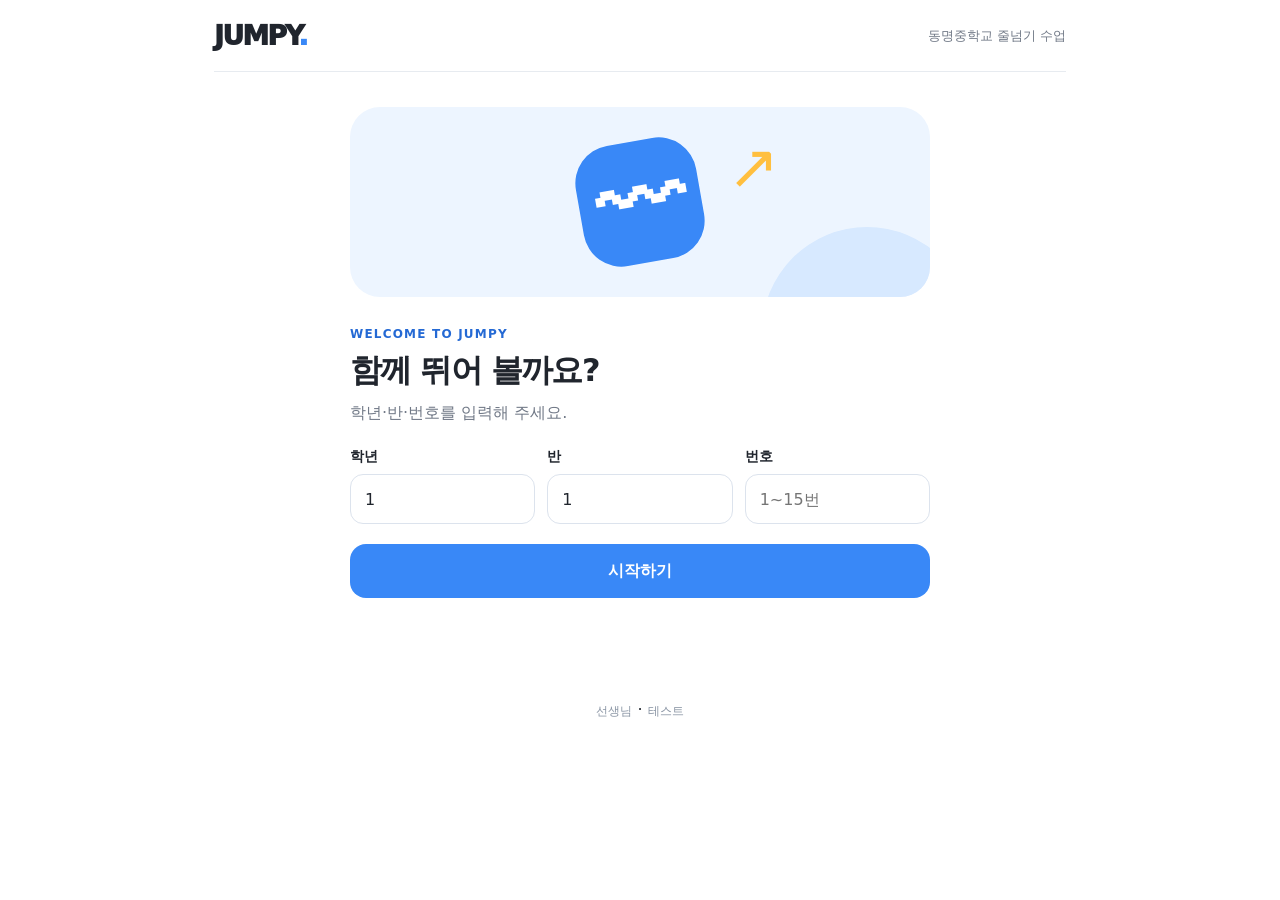
<file: index.html>
<!doctype html>
<html lang="ko"><head><meta charset="utf-8"><meta name="viewport" content="width=device-width, initial-scale=1"><title>JUMPY · 동명중학교</title><meta http-equiv="refresh" content="0; url=./docs/"><script>const next=new URL('./docs/',location.href);next.search=location.search;location.replace(next);</script></head><body><p><a href="./docs/">JUMPY 앱 열기</a></p></body></html>
</file>
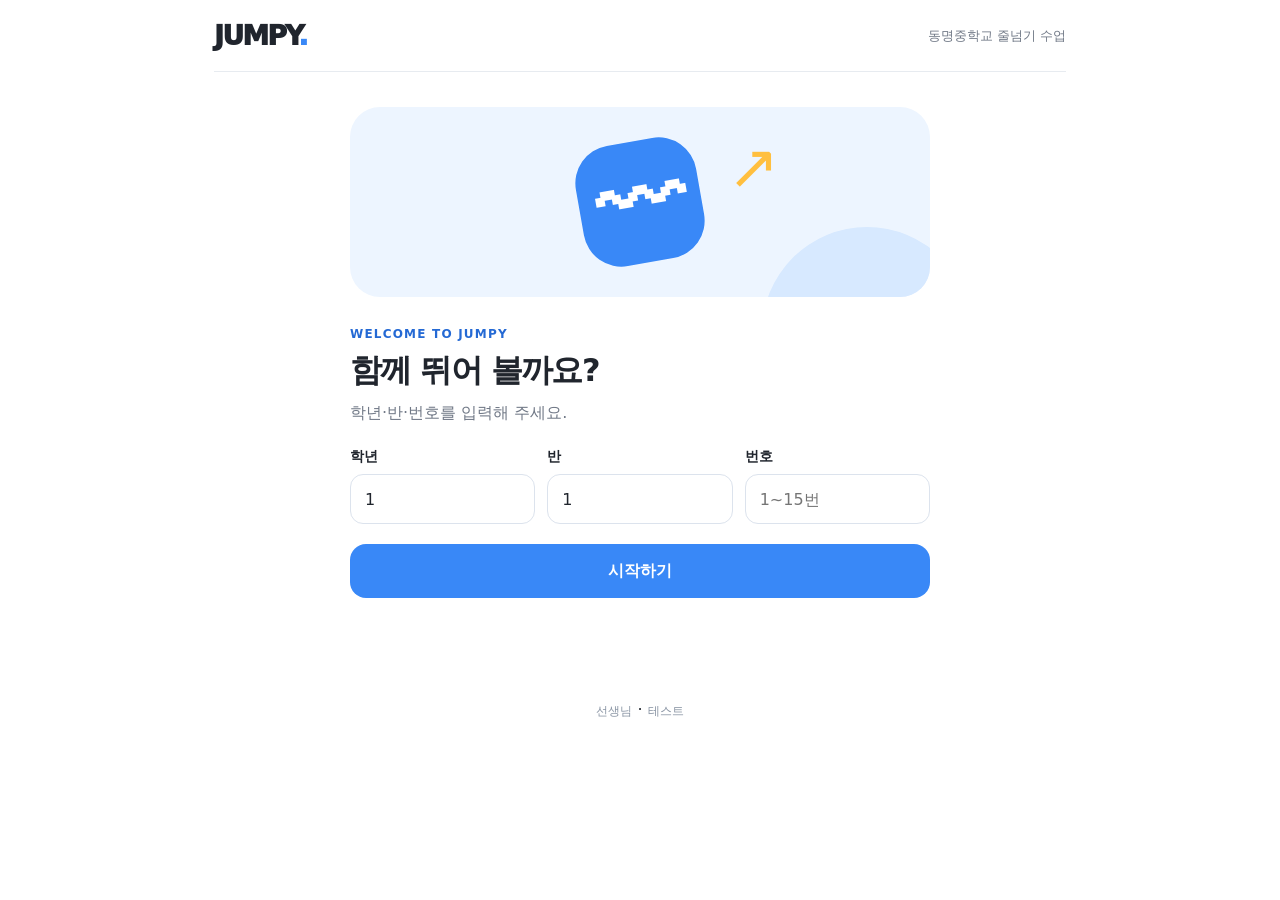
<file: docs/index.html>
<!doctype html>
<html lang="ko">
<head>
  <meta charset="utf-8">
  <meta name="viewport" content="width=device-width, initial-scale=1, viewport-fit=cover">
  <meta name="theme-color" content="#ffffff">
  <meta name="apple-mobile-web-app-capable" content="yes">
  <title>JUMPY · 동명중학교</title>
  <link rel="manifest" href="manifest.webmanifest">
  <link rel="icon" href="icon.svg" type="image/svg+xml">
  <link rel="apple-touch-icon" href="apple-touch-icon.png">
  <link rel="stylesheet" href="style.css?v=46">
</head>
<body class="student-app">
<main class="app-shell">
  <header class="app-header"><div class="wordmark">JUMPY<span>.</span></div><span class="header-label">동명중학교 줄넘기 수업</span></header>

  <section id="login" class="entry-screen">
    <div class="entry-art" aria-hidden="true"><div class="jump-orbit">↗</div><div class="entry-icon">〰</div></div>
    <div class="eyebrow">WELCOME TO JUMPY</div>
    <h1>함께 뛰어 볼까요?</h1>
    <p class="subtle">학년·반·번호를 입력해 주세요.</p>
    <div class="entry-fields"><div><label for="grade">학년</label><input id="grade" type="number" min="1" max="6" inputmode="numeric" value="1"></div><div><label for="classNo">반</label><input id="classNo" type="number" min="1" max="30" inputmode="numeric" value="1"></div><div><label for="number">번호</label><input id="number" type="number" min="1" max="99" inputmode="numeric" placeholder="번호"></div></div>
    <button id="enter" class="primary wide">시작하기</button><p id="loginError" class="error" role="alert"></p>
  </section>

  <section id="dashboard" class="hidden">
    <div id="homePanel" class="student-panel">
      <div class="student-row"><span id="studentTitle" class="student-id"></span><button id="switchStudent" class="text-button">학번 변경</button></div>
      <h1 class="screen-title">오늘은 무엇을 할까요?</h1>
      <div class="activity-grid">
        <button id="recordBtn" class="activity-card rope-card"><span class="activity-icon">⌁</span><span class="activity-text"><strong>줄넘기 기록</strong><small>뛰고, 기록하고, 성장하기</small></span><span class="activity-arrow">↗</span></button>
        <button id="musicBtn" class="activity-card music-card"><span class="activity-icon">♫</span><span class="activity-text"><strong>음악 줄넘기</strong><small>우리 조의 동작 만들기</small></span><span class="activity-arrow">↗</span></button>
      </div>
      <p id="attemptInfo" class="compact-info"></p>
      <section class="summary-card"><div class="section-heading"><h2>나의 줄넘기 기록</h2><button class="link-button" data-target="historyPanel">전체 보기 →</button></div><div class="summary-numbers"><div><span>오늘 최고</span><strong id="today">—</strong></div><div><span>개인 최고</span><strong id="best">—</strong></div><div><span>지난 기록보다</span><strong id="change">—</strong></div></div><p id="syncStatus" class="status-line" role="status"></p><button id="retryRecordSync" type="button" class="secondary hidden">미전송 기록 다시 보내기</button></section>
      <section class="summary-card rank-summary"><div class="section-heading"><h2>우리 반 랭킹</h2><button class="link-button" data-target="rankPanel">순위 보기 →</button></div><p id="rank" class="rank-preview"></p></section>
      <section class="summary-card"><div class="section-heading"><h2>도전 메달</h2><button class="link-button" data-target="challengePanel">모두 보기 →</button></div><div id="medalPreview" class="medal-preview"></div></section>
    </div>
    <div id="historyPanel" class="student-panel hidden"><div class="panel-head"><span class="eyebrow">MY RECORD</span><h1>내 줄넘기 기록</h1></div><div class="summary-card"><h2>기록 성장</h2><p id="compare" class="subtle"></p><canvas id="growth" aria-label="날짜별 기록 그래프" role="img"></canvas></div><div class="summary-card"><h2>운동 달력</h2><div id="calendar" class="record-grid" aria-label="이번 달 운동 날짜"></div></div><div class="summary-card"><h2>도전 기록</h2><ul id="records" class="record-list"></ul></div><div id="medals" class="hidden"></div></div>
    <div id="musicPanel" class="student-panel hidden"><div class="panel-head"><span class="eyebrow">MUSIC JUMP</span><h1>음악 줄넘기</h1><p class="subtle">한 칸은 8박! 칸을 4박씩·2박씩 나눌 수도 있어요. 8칸 한 줄을 이어 한 곡을 만들어요.</p></div><div class="summary-card"><div class="music-fields"><div><label for="groupName">조 이름</label><input id="groupName" maxlength="20" placeholder="예: 점프스타"></div><div><label for="musicTheme">주제</label><input id="musicTheme" maxlength="40" placeholder="예: 신나는 여행"></div></div><div id="songCard" class="song-pick"><div class="song-pick-row"><div><label for="songSelect">우리 조 노래</label><select id="songSelect" disabled><option value="">노래 목록 불러오는 중…</option></select></div><div><label for="songRate">배속</label><select id="songRate"><option value="0.25">0.25배</option><option value="0.5">0.5배</option><option value="1" selected>1배 (원래 빠르기)</option><option value="1.25">1.25배</option><option value="1.5">1.5배</option><option value="2">2배</option></select></div></div><p id="songInfo" class="song-info"></p><p id="songStatus" class="status-line" role="status"></p><audio id="songAudio" preload="auto" playsinline class="hidden"></audio></div><div class="music-tempo"><label for="musicBpm">음악 빠르기 · BPM</label><input id="musicBpm" type="number" inputmode="decimal" min="20" max="300" step="0.01" value="125" aria-describedby="musicBpmHint"><p id="musicBpmHint" class="subtle music-tip">노래를 고르면 추천 BPM이 자동으로 들어가요.</p></div><div class="section-heading"><h2>8칸 안무</h2><span id="barCount" class="subtle"></span></div><p class="subtle music-tip">줄을 펼쳐 각 칸의 동작을 편집해요. 접으면 기호로 한눈에 볼 수 있고, 같은 줄은 복사하면 돼요.</p><p id="songLength" class="song-length"></p><div class="song-toolbar"><span>기호 하나를 8박자씩 반복해요.</span><button id="collapseBars" class="secondary" type="button">모두 접기</button></div><div id="beatGrid" class="song-bars" role="group" aria-label="8칸 안무 줄"></div><button id="addBar" class="secondary add-bar">＋ 8칸 한 줄 추가</button><div id="musicPalettePark" class="hidden"><div id="movePalette" class="move-palette"></div></div><h3 class="custom-move-heading">우리 동작 만들기</h3><div class="custom-move-form"><input id="customSymbol" maxlength="8" aria-label="새 동작 기호" placeholder="기호 예: ★"><input id="customLabel" maxlength="20" aria-label="새 동작 이름" placeholder="동작 이름"><button id="addCustomMove" class="secondary" type="button">＋ 추가</button></div><p id="customMoveStatus" class="status-line" role="status"></p><div id="musicCountdown" class="music-countdown hidden" role="status"></div><div id="practiceBoard" class="cv-wrap practice-board hidden" aria-label="재생 중인 안무"></div><p id="practiceBeat" class="practice-beat" role="status"></p><div class="music-actions"><button id="practiceBtn" class="secondary">▶ 노래와 안무 재생</button><button id="submitMusic" class="primary">제출하기</button></div><p id="musicStatus" class="status-line" role="status"></p></div></div>
    <div id="challengePanel" class="student-panel hidden"><div class="panel-head"><span class="eyebrow">MY MEDALS</span><h1>나의 메달</h1></div><div id="challenges" class="medal-grid"></div></div>
    <div id="rankPanel" class="student-panel hidden"><div class="panel-head"><span class="eyebrow">CLASS RANKING</span><h1>우리 반 랭킹</h1><p class="subtle">같은 제한시간의 기록</p></div><ol id="leaders" class="leaderboard"></ol></div>
  </section>

  <section id="measure" class="hidden"><div class="flow-header"><button id="cancelBtn" class="back-button" aria-label="돌아가기">←</button><div><span class="eyebrow">JUMP ROPE</span><h1>줄넘기 기록</h1></div></div><div class="measure-layout"><div class="camera-panel"><div id="stage"><video id="video" playsinline muted autoplay></video><canvas id="overlay"></canvas><div id="countdown" class="hidden"></div><div id="gestureGuide" class="hidden">✋ 한 손을 머리 위로 들어 주세요</div></div><p id="cameraStatus" class="camera-state" aria-live="polite">카메라를 준비해 주세요.</p></div><div class="measure-side"><div class="counter-card"><span>점프 수</span><strong id="count">0회</strong><div class="counter-meta"><div><small>남은 시간</small><b id="timeLeft">00:30</b></div><div><small>현재 속도</small><b id="pace">—</b></div></div></div><p id="rule" class="compact-info"></p><div class="measure-actions"><button id="cameraBtn" class="secondary">카메라 연결</button><button id="beginBtn" class="primary" disabled>버튼으로 시작</button></div><p id="measureError" class="error" role="alert"></p></div></div></section>

  <section id="result" class="hidden"><div class="result-top"><span class="eyebrow">JUMP COMPLETE</span><h1>이번 기록</h1><strong id="resultCount">—</strong><span class="result-unit">회</span></div><div class="result-stats"><div><span>개인 최고</span><strong id="resultBest">—</strong></div><div><span>반 순위</span><strong id="resultRank">—</strong></div><div><span>평균 속도</span><strong id="resultPace">—</strong></div></div><p id="resultDuration" class="compact-info"></p><p id="saveStatus" class="status-line" role="status"></p><button id="sendResultNow" type="button" class="secondary hidden">지금 다시 보내기</button><div class="result-actions"><button id="retryBtn" class="secondary">다시 도전</button><button id="resultHome" class="primary">내 기록 보기</button></div></section>

  <nav id="bottomNav" class="bottom-nav hidden" aria-label="학생 메뉴"><button data-target="homePanel" class="active"><span>⌂</span>홈</button><button data-target="historyPanel"><span>▥</span>기록</button><button data-target="musicPanel"><span>♫</span>음악</button><button data-target="rankPanel"><span>♛</span>랭킹</button></nav>
  <footer id="teacherLink" class="app-footer"><a href="teacher.html">선생님</a> · <a href="?test=1">테스트</a></footer>
</main>
<script src="jump_counter.js?v=44"></script><script type="module" src="app.js?v=47"></script>
</body></html>
</file>
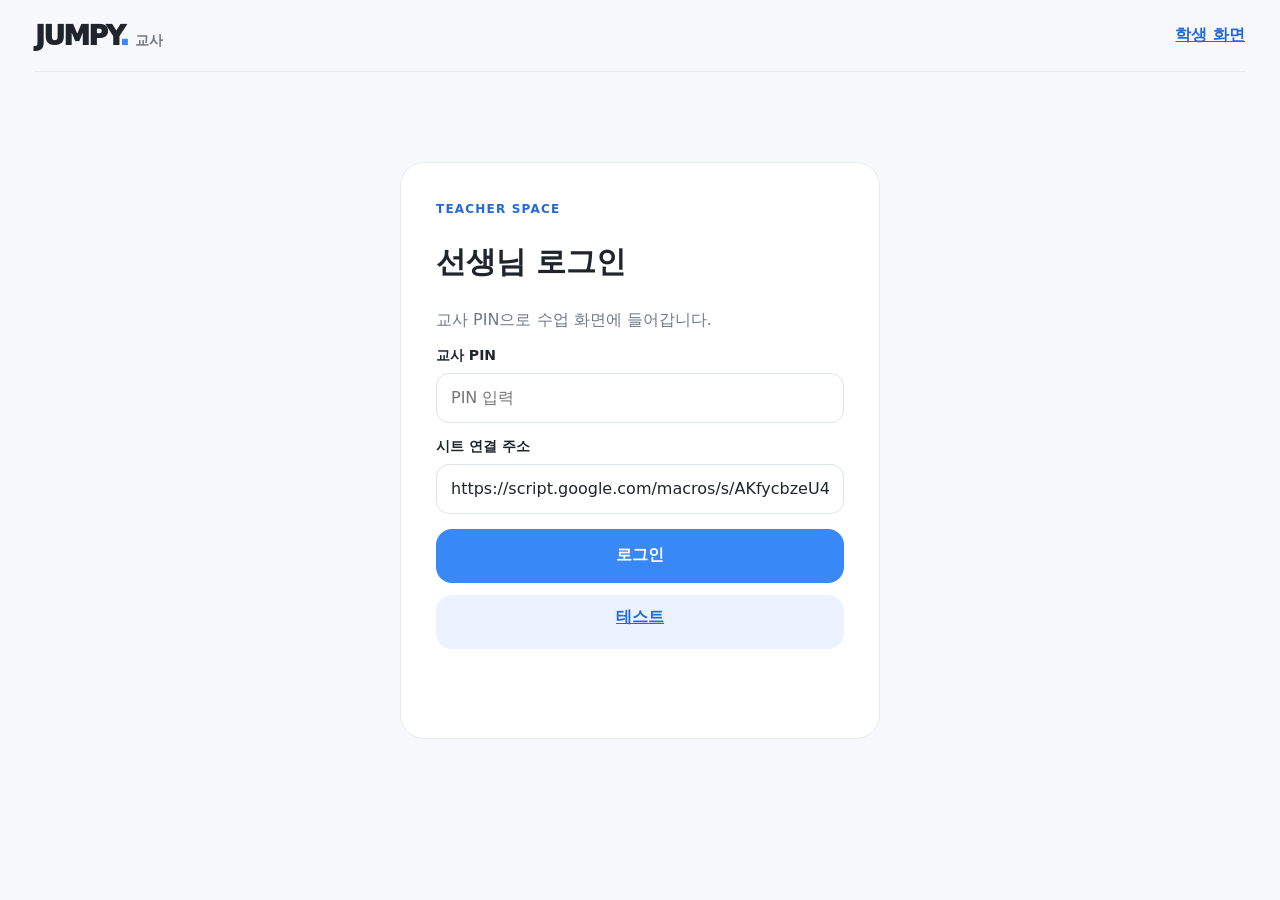
<file: docs/teacher.html>
<!doctype html>
<html lang="ko">
<head>
  <meta charset="utf-8">
  <meta name="viewport" content="width=device-width,initial-scale=1">
  <meta name="theme-color" content="#ffffff">
  <title>JUMPY 교사 화면</title>
  <link rel="stylesheet" href="style.css?v=46">
</head>
<body class="teacher-app">
<main class="teacher-shell">
  <header class="app-header"><div class="wordmark">JUMPY<span>.</span> <small style="font-size:14px;letter-spacing:0;color:#717987">교사</small></div><a href="./" class="text-button">학생 화면</a></header>
  <section id="teacherLogin" class="teacher-login">
    <span class="eyebrow">TEACHER SPACE</span><h1>선생님 로그인</h1><p class="subtle">교사 PIN으로 수업 화면에 들어갑니다.</p>
    <label for="teacherPin">교사 PIN</label><input id="teacherPin" type="password" autocomplete="off" placeholder="PIN 입력">
    <label for="teacherUrl">시트 연결 주소</label><input id="teacherUrl" type="url" placeholder="https://script.google.com/macros/s/.../exec">
    <button id="teacherEnter" class="primary wide">로그인</button><a href="teacher.html?test=1" class="secondary test-entry-link">테스트</a><p id="loginStatus" class="error" role="alert"></p>
  </section>
  <section id="teacherContent" class="hidden">
    <div class="teacher-board">
      <aside class="teacher-sidebar">
        <h2>수업 선택</h2>
        <p class="class-grade">1학년</p>
        <input id="tGrade" type="hidden" value="1"><input id="tClass" type="hidden" value="1">
        <div class="class-picker" role="group" aria-label="1학년 반 선택">
          <button type="button" data-class="1" class="active" aria-pressed="true">1반</button>
          <button type="button" data-class="2" aria-pressed="false">2반</button>
          <button type="button" data-class="3" aria-pressed="false">3반</button>
        </div>
        <a id="testClassLink" href="teacher.html?test=1" class="secondary test-class-link">테스트</a><button id="showStudentQr" class="primary" type="button">학생 접속 QR코드</button>
        <button id="copyStudentLink" class="secondary">학생용 링크 복사</button>
        <button id="teacherLogout" class="secondary">로그아웃</button>
        <p id="teacherStatus" class="status-line" role="status"></p><p id="classSheetStatus" class="status-line" role="status"></p>
      </aside>
      <div id="teacherMain" class="teacher-main">
        <section class="teacher-overview">
          <div class="teacher-top"><div><span class="eyebrow">LIVE CLASS</span><h1 id="classTitle">1학년 1반</h1></div><button id="refreshClass" class="secondary">새로고침</button></div>
          <div class="projector-stats"><div><span>기록 참여</span><strong id="participantCount">0명</strong></div><div><span>최고 기록</span><strong id="classBest">—</strong></div><div><span>음악 제출</span><strong id="musicCount">0조</strong></div></div>
        </section>
        <nav class="teacher-tabs" aria-label="교사 메뉴">
          <button type="button" class="active" data-teacher-tab="settingsCard" aria-selected="true">⚙ 줄넘기 설정</button>
          <button type="button" data-teacher-tab="movesCard" aria-selected="false">○ 음악 동작</button>
          <button type="button" data-teacher-tab="medalsCard" aria-selected="false">✦ 메달 설정</button>
          <button type="button" data-teacher-tab="rankingCard" aria-selected="false">🏆 우리 반 순위</button>
          <button type="button" data-teacher-tab="recordsCard" aria-selected="false">▤ 반별 기록</button>
          <button type="button" data-teacher-tab="musicCard" aria-selected="false">♫ 음악 줄넘기</button>
        </nav>
        <section id="settingsCard" class="teacher-pane">
          <div class="pane-heading"><div><span class="eyebrow">CLASS SETUP</span><h2>줄넘기 기록 설정</h2></div></div>
          <div class="teacher-settings">
            <label><span>제한시간(초)</span><input id="duration" type="number" min="5" max="600"></label>
            <label><span>준비 카운트다운(초)</span><input id="countdownSetting" type="number" min="0" max="15"></label>
            <label><span>민감도</span><select id="sensitivity"><option>낮음</option><option>보통</option><option>높음</option></select></label>
            <label><span>재도전 횟수</span><input id="retryLimit" type="number" min="0" max="20"></label>
            <label><span>반영 기록</span><select id="recordMode"><option value="best">최고기록</option><option value="latest">마지막 기록</option></select></label>
            <div class="teacher-checks"><label class="check"><input id="retryAllowed" type="checkbox"> 재도전 허용</label><label class="check"><input id="rankingVisible" type="checkbox"> 순위 공개</label><label class="check"><input id="activityOpen" type="checkbox"> 줄넘기 기록 열기</label></div>
          </div>
          <p class="subtle">수업마다 ‘새 수업 시작’을 눌러 주세요. 줄넘기 시간·설정과 기록이 수업별로 보존됩니다. 도중 설정을 바꾸면 변경 이력도 남아요.</p><button id="startLesson" class="secondary" type="button">새 수업 시작</button> <button id="saveSettings" class="primary">설정 저장</button><p id="saveStatus" class="status-line" role="status"></p>
        </section>
        <section id="movesCard" class="teacher-pane hidden">
          <div class="pane-heading"><div><span class="eyebrow">MOVE SETUP</span><h2>음악 줄넘기 동작 설정</h2><p class="subtle">이 반 학생들의 동작 선택 목록이에요. 학생은 자기 동작도 추가할 수 있어요.</p></div></div>
          <div id="moveEditor" class="move-editor"></div>
          <div class="move-editor-actions"><button id="addTeacherMove" class="secondary" type="button">＋ 기본 동작 추가</button><button id="saveTeacherMoves" class="primary" type="button">동작 목록 저장</button></div>
          <p id="moveEditorStatus" class="status-line" role="status"></p>
        </section>
        <section id="medalsCard" class="teacher-pane hidden">
          <div class="pane-heading"><div><span class="eyebrow">MEDAL SETUP</span><h2>메달 설정</h2><p class="subtle">모든 반에 공통으로 적용돼요. 같은 제한시간의 최고기록과 도전 횟수를 기준으로 합니다.</p></div></div>
          <div id="medalEditor" class="medal-editor"></div>
          <div class="medal-actions"><button id="addMedal" class="secondary">＋ 메달 추가</button><button id="saveMedals" class="primary">메달 저장</button></div>
          <p id="medalStatus" class="status-line" role="status"></p>
        </section>
        <section id="rankingCard" class="teacher-pane hidden">
          <div class="pane-heading"><div><span class="eyebrow">CLASS RANKING</span><h2>우리 반 순위</h2><p id="rankRule" class="subtle"></p></div><button id="rankFullscreen" class="secondary presentation-button">⛶ 전체화면</button></div>
          <div class="ranking-actions"><span id="rankLiveStatus" class="ranking-live-label" role="status">실시간 순위</span><button id="finishRopeActivity" type="button" class="secondary">줄넘기 활동 종료</button><button id="showFinalRanking" type="button" class="primary" disabled>향상 순위 · 성장왕 발표</button></div>
          <p id="rankParticipation" class="subtle" role="status"></p>
          <div id="rankLiveBoard"><h3 id="rankBoardTitle">지금 뛰고 있는 횟수</h3><div id="rankPodium" class="rank-podium"></div><ol id="classRanking" class="rank-list"></ol></div>
          <div id="rankFinalStage" class="final-ranking hidden"><div class="final-ranking-heading"><span class="eyebrow">FINAL RANKING</span><h3 id="finalRankTitle" aria-live="polite">최종 순위</h3><p id="finalRankRule" class="subtle"></p></div><div class="final-podium-stage"><div id="finalRankCountdown" class="final-rank-countdown hidden" aria-hidden="true"></div><div id="finalRankPodium" class="rank-podium final-podium"></div></div><div class="final-ranking-actions"><button id="showAllImprovement" type="button" class="primary" disabled>전체 향상 순위 보기</button><button id="replayFinalRanking" type="button" class="secondary">다시 발표</button><button id="backToLiveRanking" type="button" class="primary">오늘 기록으로</button></div><div id="growthAll" class="hidden"><h3>이전 최고기록보다 많이 늘어난 순서</h3><p class="subtle">오늘 이전에 세운 같은 제한시간의 최고기록과 비교해요. 같은 향상 횟수는 공동 순위, 첫 기록은 순위 없이 표시해요.</p><div class="record-table-wrap"><table class="teacher-table"><thead><tr><th>향상 순위</th><th>번호</th><th>이전 최고</th><th>이번</th><th>변화</th></tr></thead><tbody id="growthAllRows"></tbody></table></div></div></div>
        </section>
        <section id="recordsCard" class="teacher-pane hidden">
          <div class="pane-heading"><div><span class="eyebrow">CLASS RECORDS</span><h2>반별 기록</h2><p id="recordClassSettings" class="subtle"></p></div><button id="downloadRecords" type="button" class="secondary">CSV 내려받기</button></div>
          <div class="record-filters"><label>날짜<input id="recordDate" type="date"></label><label>제한시간<select id="recordDuration"><option value="">전체</option></select></label><label>학생 번호<select id="recordNumber"><option value="">전체</option></select></label><button id="clearRecordFilters" type="button" class="secondary">필터 초기화</button></div>
          <div class="record-toolbar"><div class="record-view-picker" role="group" aria-label="기록 보기 방식"><button id="recordStudentsView" type="button" aria-pressed="false">학생별 요약</button><button id="recordHistoryView" type="button" class="active" aria-pressed="true">전체 도전 이력</button></div><button id="todayRecords" type="button" class="text-button">오늘 기록</button></div>
          <div class="record-stats"><div><span>참여 학생</span><strong id="recordPeople">—</strong></div><div><span>측정 기록</span><strong id="recordAttempts">—</strong></div><div><span id="recordBestLabel">최고기록</span><strong id="recordBest">—</strong></div></div>
          <p id="recordBackendStatus" class="status-line error hidden" role="status"></p>
          <p id="recordSummary" class="status-line" role="status"></p>
          <div class="record-table-wrap"><table class="teacher-table record-table"><caption id="recordCaption" class="sr-only">학생별 줄넘기 기록 요약</caption><thead id="recordTableHead"></thead><tbody id="classRecords"></tbody></table></div>
        </section>
        <section id="musicCard" class="teacher-pane hidden">
          <div class="pane-heading"><div><span class="eyebrow">MUSIC JUMP</span><h2>음악 줄넘기 제출</h2><p class="subtle">우리 반의 조별 안무</p></div><button id="musicFullscreen" class="secondary presentation-button">⛶ 전체화면</button></div>
          <div class="teacher-checks"><label class="check"><input id="musicActivityOpen" type="checkbox" checked> 음악 줄넘기 활동 열기</label></div><p class="subtle">줄넘기 기록의 시간·재도전 설정과 별도로 적용돼요.</p><button id="startMusicLesson" class="secondary" type="button">새 음악 수업 시작</button> <button id="saveMusicSettings" class="primary" type="button">음악 활동 설정 저장</button><p id="musicSettingsStatus" class="status-line" role="status"></p><section class="song-library" aria-labelledby="songLibraryTitle"><div class="section-heading"><h3 id="songLibraryTitle">이 반 수업용 노래</h3><a id="songFolderLink" class="text-button" target="_blank" rel="noopener">드라이브 폴더 열기 ↗</a></div><p class="subtle">학생들이 고른 노래를 올리면 BPM이 자동으로 계산돼요. 이 반 학생 화면의 노래 목록에 바로 나타나요. (MP3·M4A·WAV, 한 곡 10MB 이하, 여러 곡 한꺼번에 가능)</p><div class="song-upload-row"><input id="songLibraryFile" type="file" multiple accept="audio/mpeg,audio/mp4,audio/wav,.mp3,.m4a,.wav" aria-label="올릴 노래 파일"><button id="uploadLibrarySongs" class="primary" type="button">노래 올리기</button></div><p id="songLibraryStatus" class="status-line" role="status"></p><ul id="songLibraryList" class="song-library-list"></ul></section><h3 class="music-wall-title">조별 제출 · 누르면 발표 화면이 열려요</h3><div id="musicSubmissions" class="music-wall"></div>
        </section>
      </div>
    </div>
  </section>
</main>
<dialog id="studentQrDialog" class="student-qr-dialog" aria-labelledby="studentQrTitle" aria-describedby="studentQrHelp">
  <div class="qr-heading"><div><span class="eyebrow">JOIN JUMPY</span><h2 id="studentQrTitle">학생 접속</h2></div><button id="closeStudentQr" class="secondary" type="button">닫기</button></div>
  <p id="studentQrHelp" class="subtle">아이패드 카메라로 QR코드를 비추고, 나타나는 링크를 눌러 주세요.<br>우리 반이 선택되어 있어요. 자기 번호를 입력하면 입장할 수 있어요.</p>
  <canvas id="studentQrCanvas" role="img" aria-label="학생용 JUMPY 접속 QR코드"></canvas>
  <div class="qr-actions"><button id="shareStudentQr" class="primary" type="button">QR 공유</button><button id="downloadStudentQr" class="secondary" type="button">이미지 저장</button><button id="expandStudentQr" class="secondary" type="button">크게 보기</button><button id="copyQrLink" class="secondary" type="button">링크 복사</button></div>
  <p id="studentQrStatus" class="status-line" role="status"></p>
  <details class="qr-link-details"><summary>접속 링크 보기</summary><a id="studentQrLink" target="_blank" rel="noopener"></a></details>
</dialog>
<script type="module" src="teacher.js?v=46"></script>
</body>
</html>
</file>
<file: docs/style.css>
:root{--brand:#3988f7;--brand-dark:#2469d4;--brand-soft:#eaf3ff;--ink:#20252d;--muted:#717987;--line:#e7ebf0;--surface:#fff;--canvas:#f6f8fb;--success:#21a879;--danger:#d94354;font-family:Pretendard,"Noto Sans KR","Apple SD Gothic Neo",system-ui,sans-serif;color:var(--ink)}*{box-sizing:border-box}body{margin:0;background:var(--surface)}button,input,select{font:inherit}button{cursor:pointer;border:0}button:disabled{opacity:.48;cursor:not-allowed}input,select{width:100%;min-height:50px;padding:12px 14px;border:1px solid #dce3ed;border-radius:13px;background:white;color:var(--ink)}label{display:block;font-size:14px;font-weight:700;margin:0 0 8px}.hidden{display:none!important}.primary,.secondary{min-height:54px;border-radius:16px;padding:12px 20px;font-weight:800}.primary{background:var(--brand);color:white}.secondary{background:var(--brand-soft);color:var(--brand-dark)}.wide{width:100%}.text-button,.link-button{background:none;color:var(--brand-dark);font-weight:750}.error{color:var(--danger);min-height:1.4em}.subtle{color:var(--muted);line-height:1.45}.eyebrow{font-size:12px;font-weight:850;letter-spacing:.1em;color:var(--brand-dark)}.app-shell{max-width:900px;margin:auto;min-height:100vh;padding:0 24px 100px}.app-header{height:72px;display:flex;align-items:center;justify-content:space-between;border-bottom:1px solid var(--line)}.wordmark{font-size:27px;letter-spacing:-.07em;font-weight:950}.wordmark span{color:var(--brand)}.header-label{color:var(--muted);font-size:13px}.app-footer{text-align:center;padding:28px 0}.app-footer a{color:#8a95a4;font-size:12px;text-decoration:none}.entry-screen{max-width:580px;margin:35px auto}.entry-art{height:190px;background:#edf5ff;border-radius:30px;display:grid;place-items:center;position:relative;overflow:hidden}.entry-art:after{content:"";position:absolute;width:210px;height:210px;border-radius:50%;background:#d7e9ff;right:-42px;bottom:-140px}.entry-icon{width:122px;height:122px;display:grid;place-items:center;background:#3988f7;color:white;border-radius:38px;font-size:88px;font-weight:800;transform:rotate(-10deg)}.jump-orbit{position:absolute;z-index:1;top:23px;right:26%;font-size:62px;color:#ffbf3f}.entry-screen .eyebrow{margin-top:30px}.entry-screen h1{font-size:32px;letter-spacing:-.05em;margin:8px 0}.entry-screen .subtle{margin:0 0 24px}.entry-fields{display:grid;grid-template-columns:repeat(3,1fr);gap:12px;margin-bottom:20px}.student-panel{padding-top:26px}.student-row{display:flex;align-items:center;justify-content:space-between}.student-id{color:var(--brand-dark);font-weight:800;font-size:14px;background:var(--brand-soft);border-radius:30px;padding:8px 14px}.screen-title{font-size:29px;letter-spacing:-.04em;margin:25px 0 20px}.activity-grid{display:grid;grid-template-columns:1fr 1fr;gap:16px}.activity-card{position:relative;display:flex;align-items:flex-start;flex-direction:column;text-align:left;border-radius:24px;min-height:220px;padding:23px;overflow:hidden}.rope-card{background:#eaf3ff;color:#134eaa}.music-card{background:#fff2dc;color:#825018}.activity-icon{font-size:70px;line-height:1;font-weight:600}.activity-text{margin-top:auto}.activity-text strong{font-size:23px;display:block}.activity-text small{display:block;margin-top:6px;font-size:13px}.activity-arrow{position:absolute;right:22px;top:22px;font-size:24px}.compact-info{font-size:13px;color:var(--muted);margin:14px 2px}.summary-card{background:white;border:1px solid var(--line);border-radius:20px;padding:22px;margin:18px 0}.section-heading{display:flex;justify-content:space-between;align-items:center;gap:10px}.summary-card h2,.section-heading h2{font-size:19px;margin:0 0 17px}.section-heading h2{margin:0}.summary-numbers{display:grid;grid-template-columns:repeat(3,1fr);gap:12px;margin-top:20px}.summary-numbers>div{background:var(--canvas);border-radius:15px;padding:15px}.summary-numbers span,.result-stats span{font-size:12px;color:var(--muted);display:block}.summary-numbers strong{display:block;font-size:27px;margin-top:7px;font-variant-numeric:tabular-nums}.status-line{font-size:13px;color:var(--muted);margin:15px 0 0;min-height:20px}.rank-preview{background:var(--canvas);border-radius:14px;padding:17px;margin:18px 0 0;font-weight:750}.panel-head{margin-bottom:24px}.panel-head h1{font-size:30px;margin:8px 0 6px}.panel-head p{margin:0}.record-grid{display:grid;grid-template-columns:repeat(7,1fr);gap:6px}.day{min-height:34px;display:grid;place-items:center;border-radius:8px;background:#f2f4f8;color:#6d7684;font-size:12px}.day.done{background:#dbeaff;color:#1554b2;font-weight:800}.day.today{outline:2px solid var(--brand)}#growth{width:100%;height:205px;display:block}.record-list,.leaderboard{list-style:none;padding:0;margin:0}.record-list li{display:flex;justify-content:space-between;gap:12px;padding:14px 4px;border-bottom:1px solid var(--line)}.record-list li:last-child{border:0}.leaderboard{counter-reset:rank}.leaderboard li{display:flex;align-items:center;gap:15px;padding:18px;border-bottom:1px solid var(--line);font-size:18px}.leaderboard li.mine{background:var(--brand-soft);border-radius:14px;color:var(--brand-dark);font-weight:800}.leaderboard li .place{min-width:48px;font-weight:850;color:var(--brand-dark)}.leaderboard li strong{margin-left:auto}.medal-grid{display:grid;grid-template-columns:repeat(2,1fr);gap:16px}.medal-card{border:1px solid var(--line);border-radius:22px;padding:22px;text-align:center;background:#fff}.medal-card.locked img{filter:grayscale(1);opacity:.46}.medal-card img{width:100px;height:100px;display:block;margin:0 auto 13px}.medal-card h2{font-size:18px;margin:6px 0}.medal-card p{font-size:13px;color:var(--muted);margin:0 0 8px}.medal-card strong{font-size:13px;color:var(--brand-dark)}.music-fields{display:grid;grid-template-columns:1fr 1fr;gap:12px;margin-bottom:27px}.beat-grid{display:grid;grid-template-columns:repeat(4,1fr);gap:10px;margin:0 0 25px}.beat{min-height:120px;border:2px solid var(--line);background:white;border-radius:18px;text-align:center;color:var(--ink);padding:10px}.beat.selected{border-color:var(--brand);background:var(--brand-soft)}.beat.playing{background:#fff1cf;border-color:#f4b946}.beat .beat-number{display:block;font-size:12px;color:var(--muted)}.beat strong{display:block;font-size:28px;margin:6px 0}.move-palette{display:flex;gap:8px;flex-wrap:wrap}.move-palette button{border:1px solid var(--line);background:white;border-radius:12px;padding:10px 15px;font-weight:700}.music-actions{display:flex;gap:10px;margin-top:25px}.music-actions button{flex:1}.flow-header{display:flex;align-items:center;gap:16px;padding:25px 0}.flow-header h1{margin:3px 0 0;font-size:26px}.back-button{background:#f1f5fb;color:var(--ink);border-radius:50%;width:44px;height:44px;font-size:23px}.measure-layout{display:grid;grid-template-columns:minmax(0,1.3fr) minmax(260px,.7fr);gap:18px}.camera-panel,.measure-side{min-width:0}#stage{position:relative;background:#141b28;border-radius:20px;min-height:480px;overflow:hidden;display:grid;place-items:center}#video{max-width:100%;max-height:72vh;transform:scaleX(-1)}#overlay{position:absolute;left:50%;top:50%;transform:translate(-50%,-50%) scaleX(-1);pointer-events:none}#countdown{position:absolute;inset:0;display:grid;place-items:center;background:#14223caf;color:white;font-size:110px;font-weight:900;z-index:2}#gestureGuide{position:absolute;bottom:16px;left:16px;right:16px;text-align:center;background:#141b28d9;color:white;padding:12px;border-radius:12px;font-weight:800}.camera-state{font-weight:750;text-align:center;min-height:48px}.counter-card{border:1px solid var(--line);border-radius:20px;padding:28px;text-align:center}.counter-card>span{font-size:15px;font-weight:750;color:var(--muted)}.counter-card>strong{display:block;font-size:clamp(42px,6vw,72px);line-height:1.2;font-variant-numeric:tabular-nums;color:var(--brand-dark);white-space:nowrap}.counter-meta{display:flex;justify-content:space-around;border-top:1px solid var(--line);padding-top:17px}.counter-meta small{display:block;color:var(--muted)}.counter-meta b{display:block;font-size:20px;margin-top:5px}.measure-actions{display:grid;gap:10px;margin-top:20px}#result{max-width:620px;margin:40px auto}.result-top{text-align:center;background:var(--brand-soft);border-radius:28px;padding:36px}.result-top h1{font-size:25px;margin:10px 0}.result-top strong{font-size:110px;line-height:1.1;color:var(--brand-dark);font-variant-numeric:tabular-nums}.result-unit{font-size:22px;font-weight:800}.result-stats{display:grid;grid-template-columns:repeat(3,1fr);gap:10px;margin-top:15px}.result-stats>div{border:1px solid var(--line);border-radius:16px;padding:18px 12px;text-align:center}.result-stats strong{display:block;font-size:22px;margin-top:7px}.result-actions{display:flex;gap:12px;margin-top:25px}.result-actions button{flex:1}.bottom-nav{position:fixed;z-index:4;bottom:0;left:50%;transform:translateX(-50%);width:min(100%,900px);display:flex;justify-content:space-around;background:#ffffffef;backdrop-filter:blur(15px);border-top:1px solid var(--line);padding:8px 10px max(8px,env(safe-area-inset-bottom))}.bottom-nav button{flex:1;background:none;color:#84909e;min-height:50px;font-size:12px}.bottom-nav button span{display:block;font-size:23px}.bottom-nav button.active{color:var(--brand-dark);font-weight:850}.teacher-app{background:var(--canvas)}.teacher-shell{max-width:1500px;margin:auto;padding:0 35px 60px}.teacher-login{max-width:480px;margin:90px auto;background:white;padding:35px;border:1px solid var(--line);border-radius:24px}.teacher-login h1{font-size:30px}.teacher-login input{margin-bottom:15px}.teacher-board .app-header{background:white;padding:0 20px}.teacher-board{display:grid;grid-template-columns:280px minmax(0,1fr);gap:22px;padding-top:24px}.teacher-sidebar,.teacher-main>section{background:white;border:1px solid var(--line);border-radius:20px;padding:22px}.teacher-sidebar{align-self:start}.teacher-sidebar h2{font-size:20px}.teacher-sidebar label{margin-top:17px}.teacher-sidebar .primary,.teacher-sidebar .secondary{width:100%;margin-top:12px}.teacher-main{display:grid;gap:18px}.teacher-top{display:flex;justify-content:space-between;align-items:flex-start}.teacher-top h1{font-size:31px;margin:0}.teacher-top p{margin:8px 0 0}.projector-stats{display:grid;grid-template-columns:repeat(3,1fr);gap:14px}.projector-stats div{background:var(--brand-soft);border-radius:18px;padding:18px}.projector-stats span{color:#4c627d}.projector-stats strong{display:block;font-size:42px;color:var(--brand-dark);margin-top:9px}.teacher-table{width:100%;border-collapse:collapse;text-align:left}.teacher-table th,.teacher-table td{padding:13px;border-bottom:1px solid var(--line)}.teacher-table th{color:var(--muted);font-size:13px}.teacher-table td{font-size:17px}.teacher-settings{display:grid;grid-template-columns:repeat(2,1fr);gap:12px}.teacher-settings label{margin:0}.teacher-settings label>span{display:block;margin-bottom:8px}.teacher-settings .check{display:flex;align-items:center;gap:8px}.teacher-settings .check input{width:auto;min-height:0}.projector-mode .teacher-sidebar{display:none}.projector-mode .teacher-board{grid-template-columns:1fr}.projector-mode .teacher-main{font-size:1.2rem}.projector-mode .teacher-table td{font-size:24px}.projector-mode .projector-stats strong{font-size:60px}@media(max-width:700px){.app-shell{padding:0 20px 95px}.app-header{height:64px}.header-label{font-size:11px}.screen-title{font-size:25px}.activity-card{min-height:205px}.activity-icon{font-size:56px}.activity-text strong{font-size:19px}.measure-layout{grid-template-columns:1fr}#stage{min-height:390px}.counter-card{padding:14px}.counter-card>strong{font-size:65px}.teacher-board{grid-template-columns:1fr}.teacher-shell{padding:0 16px 40px}}@media(max-width:480px){.app-shell{padding:0 16px 90px}.entry-fields{gap:6px}.activity-grid{gap:10px}.activity-card{min-height:185px;padding:15px}.activity-text strong{font-size:17px}.activity-text small{font-size:11px}.summary-card{padding:17px}.summary-numbers{gap:5px}.summary-numbers>div{padding:11px}.summary-numbers strong{font-size:21px}.medal-card{padding:13px}.medal-card img{width:75px;height:75px}.music-fields{grid-template-columns:1fr}.beat-grid{gap:5px}.beat{min-height:105px;padding:6px}.beat strong{font-size:23px}.result-stats strong{font-size:17px}}@media(prefers-reduced-motion:reduce){*,*:before,*:after{scroll-behavior:auto!important;animation:none!important;transition:none!important}}
.teacher-toolbar{display:flex;gap:9px}.teacher-toolbar button{white-space:nowrap}.projector-mode #settingsCard{display:none}.projector-mode .teacher-shell{max-width:1800px}.projector-mode .teacher-main>section{padding:28px}.projector-mode .teacher-table th{font-size:17px}
.bars-list{display:grid;gap:16px;margin:15px 0}.bar-row{background:#f8faff;border:1px solid var(--line);border-radius:18px;padding:15px}.bar-header{display:flex;justify-content:space-between;align-items:center;margin-bottom:10px;font-weight:800;color:#314763}.bar-header button{background:#fff0f1;color:#bb3548;border-radius:10px;padding:8px 12px;min-height:40px;font-weight:750}.bar-row .beat-grid{margin:0}.add-bar{width:100%;border:1px dashed #8ab7f2;background:#f2f7ff;margin:0 0 27px}.music-tip{font-size:13px;margin:6px 0 0}.medal-preview{display:grid;grid-template-columns:repeat(4,1fr);gap:8px;margin-top:18px}.medal-preview button{background:#f7f9fc;border-radius:15px;padding:11px 5px;color:var(--ink);min-height:128px}.medal-preview img{width:60px;height:60px;display:block;margin:0 auto 5px}.medal-preview strong{display:block;font-size:12px}.medal-preview small{display:block;font-size:11px;color:var(--muted);margin-top:3px}@media(max-width:480px){.bar-row{padding:10px}.medal-preview{grid-template-columns:repeat(2,1fr)}.medal-preview button{min-height:110px}}
.bar-row .beat-grid{grid-template-columns:repeat(4,minmax(0,1fr));gap:10px}.bar-row .beat{width:100%;min-width:0;height:112px;min-height:0;display:flex;flex-direction:column;justify-content:center;align-items:center;gap:8px;padding:8px;touch-action:manipulation}.bar-row .beat strong{font-size:clamp(30px,5vw,46px);line-height:1;margin:0;font-weight:650}.bar-row .beat-number{font-size:13px;font-weight:700}.move-palette{display:grid;grid-template-columns:repeat(4,minmax(0,1fr));gap:10px}.move-palette button{min-width:0;min-height:68px;display:flex;align-items:center;justify-content:center;gap:7px;text-align:center;touch-action:manipulation}.move-palette .move-symbol{font-size:25px;line-height:1}.move-palette .move-label{font-size:14px;white-space:nowrap}@media(max-width:700px){.move-palette{grid-template-columns:repeat(2,minmax(0,1fr))}}@media(max-width:480px){.bar-row .beat-grid{gap:5px}.bar-row .beat{height:94px;padding:4px}.bar-row .beat strong{font-size:31px}.move-palette button{min-height:58px}.move-palette .move-label{font-size:13px}}
/* Teacher workspace: one activity per tab, with classroom presentation views. */
.teacher-main{min-width:0;display:block}.teacher-main>section{margin-bottom:16px}.teacher-overview .projector-stats{margin-top:18px}.teacher-tabs{display:grid;grid-template-columns:repeat(3,minmax(0,1fr));gap:9px;padding:7px;margin:0 0 16px;background:#e8edf5;border-radius:18px}.teacher-tabs button{min-height:60px;background:transparent;border-radius:13px;color:#526277;font-size:17px;font-weight:800}.teacher-tabs button.active{background:white;color:var(--brand-dark);box-shadow:0 4px 12px #2748701a}.teacher-pane{min-height:420px}.pane-heading{display:flex;justify-content:space-between;align-items:center;gap:20px;margin-bottom:24px}.pane-heading h2{margin:5px 0 0;font-size:30px;letter-spacing:-.04em}.pane-heading p{margin:7px 0 0}.teacher-checks{display:grid;gap:10px;align-content:center;padding:10px 0}.teacher-checks .check{margin:0}.teacher-checks .check input{width:auto;min-height:0}.teacher-pane #saveSettings{margin-top:24px;min-width:180px}.rank-podium{display:flex;align-items:end;justify-content:center;gap:14px;min-height:245px;margin:28px auto;max-width:880px}.podium-card{flex:1;min-width:0;max-width:270px;min-height:150px;padding:22px 12px;border-radius:24px 24px 12px 12px;text-align:center;background:#edf3fd;display:flex;flex-direction:column;justify-content:center;align-items:center;gap:8px}.podium-card.place-1{order:2;min-height:225px;background:linear-gradient(165deg,#fff2ba,#ffdb7b);color:#59420a}.podium-card.place-2{order:1;min-height:180px;background:linear-gradient(165deg,#f0f4fa,#cbd8e8);color:#41546e}.podium-card.place-3{order:3;background:linear-gradient(165deg,#f8e2d4,#e9bc9e);color:#754331}.podium-place{font-size:19px;font-weight:900}.podium-student{font-size:clamp(26px,3vw,42px)}.podium-score{font-size:clamp(24px,2.6vw,38px);font-variant-numeric:tabular-nums}.rank-list{list-style:none;margin:0;padding:0;display:grid;gap:10px}.rank-entry{display:grid;grid-template-columns:60px 90px minmax(100px,1fr) 90px 95px;align-items:center;gap:16px;padding:13px 18px;border-radius:15px;background:#f6f8fc}.rank-position{font-size:19px;font-weight:900;color:#3c6195}.rank-student{font-size:21px}.rank-track{height:19px;border-radius:20px;background:#e5ebf4;overflow:hidden}.rank-fill{height:100%;display:block;background:linear-gradient(90deg,#7ab3ff,#3487f7);border-radius:20px}.rank-score{font-size:24px;color:#145ab8;font-variant-numeric:tabular-nums;text-align:right}.rank-attempts{color:var(--muted);text-align:right}.board-empty{list-style:none;text-align:center;padding:65px 10px;color:#718096;font-size:19px}.music-wall{display:grid;grid-template-columns:repeat(5,minmax(0,1fr));align-items:start;gap:14px}.music-note{min-width:0;background:#fff7de;border:1px solid #f2e2b7;border-radius:19px;padding:18px;box-shadow:0 8px 18px #4d59600e;overflow-wrap:anywhere}.music-note:nth-child(5n+2){background:#eaf4ff;border-color:#d3e8ff}.music-note:nth-child(5n+3){background:#f3ecff;border-color:#e5d9fa}.music-note:nth-child(5n+4){background:#eaf7ee;border-color:#d7ebde}.music-note:nth-child(5n){background:#fff0ef;border-color:#f6dbd7}.music-note-head{display:flex;align-items:center;gap:8px}.music-note-icon{font-size:25px;color:#ee9c1b}.music-note h3{font-size:21px;line-height:1.3;margin:0}.music-note-theme{font-size:14px;color:#546278;margin:10px 0 18px;min-height:2em}.music-note-bars{display:grid;gap:8px}.music-note-line{border-radius:12px;padding:8px;background:#ffffffb0}.music-line-title{font-size:12px;font-weight:800;color:#60718a}.music-note-beats{display:grid;grid-template-columns:repeat(4,minmax(0,1fr));gap:4px;margin-top:5px}.music-beat{min-width:0;height:38px;display:grid;place-items:center;border-radius:8px;background:white;font-size:22px;font-weight:700;color:#25364d}.music-note-foot{border-top:1px solid #73809328;margin-top:17px;padding-top:12px;font-size:12px;color:#657185;font-weight:700}.teacher-pane.presenting,.teacher-pane:fullscreen{position:fixed;inset:0;z-index:10;min-height:100vh;margin:0!important;padding:clamp(24px,3vw,56px)!important;border:0;border-radius:0;overflow:auto;background:#f6f8fc}.teacher-pane.presenting .pane-heading h2,.teacher-pane:fullscreen .pane-heading h2{font-size:clamp(36px,4vw,64px)}.teacher-pane.presenting .rank-list,.teacher-pane:fullscreen .rank-list{max-width:1400px;margin:auto}.teacher-pane.presenting .rank-entry,.teacher-pane:fullscreen .rank-entry{min-height:68px}.teacher-pane.presenting .music-wall,.teacher-pane:fullscreen .music-wall{gap:20px}.teacher-pane.presenting .music-note,.teacher-pane:fullscreen .music-note{min-height:300px}.presenting-board{overflow:hidden}@media(max-width:1250px){.music-wall{grid-template-columns:repeat(3,minmax(0,1fr))}}@media(max-width:850px){.teacher-tabs button{font-size:14px}.music-wall{grid-template-columns:repeat(2,minmax(0,1fr))}.rank-entry{grid-template-columns:45px 65px minmax(65px,1fr) 72px;gap:8px}.rank-attempts{display:none}}@media(max-width:560px){.teacher-tabs{gap:3px;padding:4px}.teacher-tabs button{font-size:12px;padding:7px 3px}.pane-heading h2{font-size:24px}.pane-heading{align-items:start}.presentation-button{padding:10px;min-height:46px;font-size:12px}.music-wall{grid-template-columns:1fr}.rank-podium{gap:5px}.podium-card{padding:12px 4px}.podium-student{font-size:23px}.podium-score{font-size:21px}.rank-entry{padding:10px;grid-template-columns:36px 50px minmax(40px,1fr) 60px}.rank-position,.rank-student{font-size:15px}.rank-score{font-size:18px}}
.teacher-tabs{grid-template-columns:repeat(4,minmax(0,1fr))}.medal-editor{display:grid;grid-template-columns:repeat(2,minmax(0,1fr));gap:14px}.medal-edit-card{display:flex;align-items:center;gap:14px;min-width:0;padding:16px;border-radius:18px;background:#f7f9fc;border:1px solid var(--line)}.medal-edit-card img{width:76px;height:76px;flex:none}.medal-edit-fields{display:grid;grid-template-columns:repeat(2,minmax(0,1fr));gap:9px;flex:1;min-width:0}.medal-edit-fields label:first-child{grid-column:1/-1}.medal-edit-fields label{margin:0;color:#586980;font-size:12px}.medal-edit-fields input,.medal-edit-fields select{min-height:43px;margin-top:5px;padding:8px;font-size:14px}.medal-remove{align-self:start;background:#fff0f1;color:#bb3548;border-radius:9px;padding:8px;font-weight:750}.medal-actions{display:flex;gap:10px;margin-top:20px}.medal-actions button{min-width:160px}@media(max-width:1250px){.medal-editor{grid-template-columns:1fr}}@media(max-width:700px){.teacher-tabs button{font-size:12px}.medal-edit-card{flex-wrap:wrap}.medal-edit-card img{width:60px;height:60px}.medal-edit-fields{flex-basis:calc(100% - 150px)}}@media(max-width:480px){.teacher-tabs button{font-size:11px;line-height:1.3}.medal-actions button{min-width:0;flex:1}}
.teacher-tabs{grid-template-columns:repeat(5,minmax(0,1fr))}.move-editor{display:grid;gap:10px;max-width:790px}.move-edit-row{display:grid;grid-template-columns:minmax(100px,1fr) minmax(160px,2fr) 76px;gap:10px;align-items:center;padding:10px;border:1px solid var(--line);border-radius:14px;background:#f7f9fc}.move-edit-row input{min-height:48px}.move-remove{background:#fff0f1;color:#bb3548;border-radius:10px;min-height:44px;font-weight:750}.move-editor-actions{display:flex;gap:10px;margin-top:20px}.move-editor-actions button{min-width:170px}.move-option{position:relative;min-width:0}.move-option>button:first-child{width:100%;padding-right:22px}.move-option .move-delete{position:absolute;right:4px;top:3px;min-height:28px;width:27px;padding:0;border:0;border-radius:50%;color:#b8344a;background:#fff0f2;font-size:19px;line-height:1}.custom-move-heading{margin:24px 0 10px;font-size:17px}.custom-move-form{display:grid;grid-template-columns:minmax(100px,.7fr) minmax(170px,1.5fr) 105px;gap:8px}.custom-move-form input,.custom-move-form button{min-height:52px}.music-beat{min-height:65px;height:auto;display:flex;flex-direction:column;justify-content:center;gap:2px;padding:5px 2px;line-height:1.1}.music-beat b{font-size:21px}.music-beat-name{font-size:10px;font-weight:650;overflow-wrap:anywhere;max-height:3.2em;overflow:hidden}@media(max-width:700px){.teacher-tabs button{font-size:11px}.move-editor-actions button{min-width:0;flex:1}}@media(max-width:480px){.teacher-tabs{grid-template-columns:repeat(5,minmax(0,1fr))}.teacher-tabs button{font-size:10px}.move-edit-row{grid-template-columns:80px minmax(100px,1fr) 52px;gap:5px;padding:6px}.move-edit-row input{padding:7px;font-size:13px}.move-remove{font-size:12px}.custom-move-form{grid-template-columns:1fr 1fr}.custom-move-form button{grid-column:1/-1}.music-beat-name{font-size:9px}}
.teacher-tabs{grid-template-columns:repeat(3,minmax(0,1fr))}.record-filters{display:grid;grid-template-columns:repeat(3,minmax(130px,1fr)) auto;gap:12px;align-items:end}.record-filters label{color:var(--muted);font-size:13px;font-weight:700}.record-filters input,.record-filters select{margin-top:7px}.record-filters button{min-height:48px}.record-table-wrap{overflow:auto;margin-top:14px;max-height:62vh}.record-table{min-width:530px}.record-table td:nth-child(3){color:var(--brand-dark);font-weight:850}@media(max-width:850px){.record-filters{grid-template-columns:repeat(2,minmax(0,1fr))}}@media(max-width:560px){.teacher-tabs{grid-template-columns:repeat(3,minmax(0,1fr))}.record-filters{grid-template-columns:repeat(2,minmax(0,1fr))}.record-filters button{font-size:12px}}
.class-grade{margin:20px 0 10px;color:var(--muted);font-size:14px;font-weight:750}.class-picker{display:grid;grid-template-columns:repeat(3,minmax(0,1fr));gap:7px;margin-bottom:22px}.class-picker button{min-height:54px;background:#f2f5fa;border:1px solid transparent;border-radius:13px;color:#647084;font-size:17px;font-weight:850}.class-picker button.active{background:var(--brand-soft);border-color:#afcffc;color:var(--brand-dark)}.class-loading{opacity:.45;pointer-events:none}.record-toolbar{display:flex;align-items:center;justify-content:space-between;gap:12px;margin:22px 0 18px}.record-view-picker{display:flex;gap:4px;background:#edf1f7;border-radius:13px;padding:4px}.record-view-picker button{border-radius:10px;background:transparent;min-height:44px;color:#667386;font-size:14px;font-weight:800;padding:10px 18px}.record-view-picker button.active{background:white;color:var(--brand-dark);box-shadow:0 2px 6px #203a6410}.record-stats{display:grid;grid-template-columns:repeat(3,minmax(0,1fr));gap:12px}.record-stats>div{padding:18px;border:1px solid var(--line);border-radius:17px;background:#f8faff}.record-stats span{font-size:13px;color:var(--muted);font-weight:650}.record-stats strong{display:block;margin-top:8px;font-size:27px;color:var(--brand-dark);font-variant-numeric:tabular-nums}.record-table{min-width:780px}.record-table th{position:sticky;top:0;z-index:1;background:#f8faff;white-space:nowrap}.record-table td{font-size:15px;white-space:nowrap}.record-table .record-date-cell{font-size:12px;color:var(--muted)}.record-table .record-improved{color:#168150;font-weight:850}.record-detail-button{background:var(--brand-soft);color:var(--brand-dark);font-size:13px;font-weight:800;padding:7px 12px;border-radius:9px;min-height:35px}.record-detail-row>td{background:#f7f9fc;padding:12px 22px}.record-detail-list{list-style:none;margin:0;padding:0;display:grid;gap:7px}.record-detail-list li{display:flex;justify-content:space-between;gap:24px;max-width:420px;padding:9px 12px;background:white;border-radius:10px;font-size:13px}.record-detail-list strong{color:var(--brand-dark)}.sr-only{position:absolute;width:1px;height:1px;padding:0;margin:-1px;overflow:hidden;clip:rect(0,0,0,0);white-space:nowrap;border:0}@media(max-width:1000px){.teacher-board{grid-template-columns:230px minmax(0,1fr)}.record-filters{grid-template-columns:repeat(2,minmax(0,1fr))}.record-stats>div{padding:13px}.record-stats strong{font-size:23px}}@media(max-width:700px){.teacher-board{grid-template-columns:1fr}.record-toolbar{align-items:flex-start}.record-view-picker button{padding:8px 10px;font-size:12px}.record-stats{gap:7px}.record-stats span{font-size:11px}.record-stats strong{font-size:20px}.class-picker{max-width:360px}.class-grade{margin-top:12px}}
.ranking-actions{display:flex;align-items:center;justify-content:space-between;gap:16px;margin-bottom:18px}.ranking-actions button{min-height:48px}.ranking-live-label{display:flex;align-items:center;gap:8px;font-size:13px;font-weight:750;color:var(--muted)}.ranking-live-label:before{content:"";width:8px;height:8px;border-radius:50%;background:var(--brand)}.ranking-live-label.ranking-paused:before{background:#b5bed0}.rank-student,.student-rank-label{display:flex;flex-direction:column;gap:4px}.rank-movement{font-size:11px;font-weight:850;color:var(--muted);min-height:0;line-height:1.2}.rank-movement:empty{display:none}.rank-movement.rank-up{color:var(--brand-dark)}.rank-entry.rank-rising{background:var(--brand-soft)}.rank-entry{position:relative}.rank-fill{transition:width .65s cubic-bezier(.22,1,.36,1)}.final-ranking{padding:20px 0 12px}.final-ranking-heading{text-align:center}.final-ranking-heading h3{font-size:34px;letter-spacing:-.04em;margin:10px 0}.final-ranking-heading p{margin:0}.final-podium{min-height:330px;margin:45px auto 32px;gap:18px}.final-winner-card{position:relative;visibility:hidden;background:#fff!important;color:var(--ink)!important;border:1px solid var(--line);border-radius:24px 24px 12px 12px;min-height:220px;padding:24px 14px;box-shadow:0 5px 14px #203b6510}.final-winner-card.winner-revealed{visibility:visible}.final-winner-card.place-1{min-height:320px;border-color:#ebdba3}.final-winner-card.place-2{min-height:270px}.final-place-badge{width:62px;height:62px;display:grid;place-items:center;border-radius:50%;background:#fff2c4;color:#816007;font-size:32px;font-weight:900;font-variant-numeric:tabular-nums;margin-bottom:6px}.place-2 .final-place-badge{background:#eaf0f7;color:#50627a}.place-3 .final-place-badge{background:#f8e5d7;color:#88562f}.final-winner-card .podium-student{font-size:clamp(24px,3vw,36px);overflow-wrap:anywhere;line-height:1.4}.final-winner-card .podium-score{color:var(--brand-dark);font-size:clamp(32px,3vw,48px)}.final-ranking-actions{display:flex;justify-content:center;gap:12px}.final-ranking-actions button{min-width:160px}.winner-burst{position:absolute;left:50%;top:20%;pointer-events:none;z-index:2}.winner-burst i{position:absolute;width:7px;height:12px;border-radius:2px;background:var(--brand);animation:winner-spark 1.2s var(--burst-delay) cubic-bezier(.2,.6,.3,1) both}.winner-burst i:nth-child(3n){background:#e8bd49}.winner-burst i:nth-child(3n+1){background:#a8ccff}@keyframes winner-spark{0%{opacity:0;transform:rotate(var(--burst-angle)) translateY(0) rotate(0)}15%{opacity:1}100%{opacity:0;transform:rotate(var(--burst-angle)) translateY(-170px) rotate(160deg)}}.teacher-pane.presenting .final-ranking-heading h3,.teacher-pane:fullscreen .final-ranking-heading h3{font-size:clamp(36px,4vw,60px)}.teacher-pane.presenting .final-podium,.teacher-pane:fullscreen .final-podium{max-width:1100px;min-height:420px}.teacher-pane.presenting .final-winner-card,.teacher-pane:fullscreen .final-winner-card{max-width:340px}.teacher-pane.presenting .final-winner-card.place-1,.teacher-pane:fullscreen .final-winner-card.place-1{min-height:390px}@media(max-width:700px){.ranking-actions{gap:8px}.ranking-live-label{font-size:11px}.ranking-actions button{font-size:12px;padding:10px}.final-podium{gap:8px;min-height:290px;margin-top:30px}.final-winner-card{padding:18px 8px;min-height:180px}.final-winner-card.place-1{min-height:270px}.final-winner-card.place-2{min-height:220px}.final-place-badge{width:48px;height:48px;font-size:26px}.final-winner-card .podium-student{font-size:22px}.final-winner-card .podium-score{font-size:28px}.final-ranking-actions button{min-width:0;flex:1}.final-ranking-heading h3{font-size:28px}}@media(prefers-reduced-motion:reduce){.rank-fill{transition:none}.winner-burst{display:none}}
.final-podium-stage{position:relative}.final-rank-countdown{position:absolute;inset:0;z-index:3;display:grid;place-items:center;pointer-events:none;color:var(--brand-dark);font-size:clamp(100px,15vw,180px);font-weight:950;font-variant-numeric:tabular-nums}.rank-podium .podium-card{position:relative}.rank-podium .podium-student{overflow-wrap:anywhere;max-width:100%}.final-winner-card.winner-revealed.place-1 .final-place-badge:before{content:"♛";position:absolute;top:-34px;font-size:34px;color:#b78920}
#rankPodium .podium-card{background:var(--surface);border:1px solid var(--line);color:var(--ink)}#rankPodium .podium-place{border-radius:999px;padding:5px 12px;font-size:15px;background:var(--brand-soft);color:var(--brand-dark)}#rankPodium .place-1 .podium-place{background:#fff2c4;color:#816007}#rankPodium .place-2 .podium-place{background:#eaf0f7;color:#50627a}#rankPodium .place-3 .podium-place{background:#f8e5d7;color:#88562f}

/* Student QR uses the existing white cards and blue actions. */
.student-qr-dialog{box-sizing:border-box;border:1px solid var(--line);border-radius:24px;background:#fff;color:var(--ink);padding:24px;width:min(760px,calc(100vw - 32px));max-height:calc(100dvh - 32px);overflow:auto;box-shadow:0 16px 70px #203b6530}
.student-qr-dialog::backdrop{background:#14243b88}.qr-heading{display:flex;justify-content:space-between;align-items:center;gap:16px}.qr-heading h2{margin:6px 0;font-size:26px}.qr-heading button{flex-shrink:0}.student-qr-dialog>p{text-align:center;line-height:1.7}
#studentQrCanvas{display:block;width:min(100%,480px);height:auto;aspect-ratio:1;margin:8px auto 16px;image-rendering:pixelated;background:#fff}.qr-actions{display:flex;justify-content:center;gap:10px;flex-wrap:wrap}.qr-actions button{min-height:44px}.qr-link-details{font-size:13px;color:var(--muted);margin-top:12px}.qr-link-details summary{cursor:pointer;min-height:44px;display:flex;align-items:center}.qr-link-details a{display:block;overflow-wrap:anywhere;line-height:1.5;color:var(--brand-dark)}
.student-qr-dialog:fullscreen,.student-qr-dialog.qr-expanded{width:100vw;max-width:none;height:100dvh;max-height:none;border:0;border-radius:0}.student-qr-dialog:fullscreen #studentQrCanvas,.student-qr-dialog.qr-expanded #studentQrCanvas{width:min(70vh,calc(100vw - 64px));max-width:850px}.student-qr-dialog.qr-expanded{position:fixed;inset:0;margin:0}
@media(max-width:480px){.student-qr-dialog{padding:18px;border-radius:18px}.qr-heading h2{font-size:21px}.qr-actions button{flex:1 1 40%;font-size:14px}}

.music-tempo{margin-bottom:24px}.music-tempo input{max-width:180px}.music-tempo .music-tip{line-height:1.7}.bar-row .beat-grid{row-gap:10px}

.music-sequence-note .music-note-beats{grid-template-columns:1fr}.music-sequence-note .music-beat{min-height:48px;flex-direction:row;gap:10px;justify-content:flex-start;padding:8px 12px}.music-sequence-note .music-beat-name{font-size:13px;max-height:none}.music-sequence-note .music-note-bars{max-height:420px;overflow:auto}


.song-length{font-size:14px;font-weight:750;color:var(--brand-dark);margin:12px 0}.song-toolbar{display:flex;align-items:center;justify-content:space-between;gap:8px;margin:12px 0;color:var(--muted);font-size:12px}.song-toolbar button{min-height:44px;padding:8px 14px;font-size:12px}.song-bars{display:grid;gap:10px;margin:14px 0}.song-bar{border:1px solid var(--line);background:#f8faff;border-radius:16px;padding:12px}.song-bar.expanded{border-color:var(--brand)}.song-bar.playing{background:#fff7df;border-color:#efc15d}.song-bar-head{display:grid;grid-template-columns:minmax(0,1fr) auto;gap:12px;align-items:center}.bar-toggle{display:grid;grid-template-columns:48px 1fr 44px 14px;gap:4px 8px;align-items:center;min-height:60px;text-align:left;padding:0;background:none;color:var(--ink);min-width:0}.bar-toggle>strong{font-size:15px}.bar-toggle>small{font-size:11px;color:var(--muted)}.bar-completion{font-size:11px;color:var(--brand-dark);text-align:right;white-space:nowrap}.bar-chevron{grid-column:4;grid-row:1/3;color:var(--brand-dark);font-size:22px}.bar-strip{grid-column:1/4;display:grid;grid-template-columns:repeat(8,minmax(0,1fr));gap:3px}.bar-mini-beat{display:block;text-align:center;font-size:19px;border-radius:6px;background:white;color:#354b6b;min-width:0;padding:4px 1px;overflow:hidden;text-overflow:ellipsis;white-space:nowrap}.bar-mini-beat.playing{background:#ffe29a;outline:2px solid #eba820}.bar-actions{display:flex;gap:4px}.bar-actions button{min-width:44px;min-height:44px;padding:6px;border:1px solid var(--line);background:white;border-radius:10px;color:#425b7b;font-size:12px}.song-bar-editor{border-top:1px solid var(--line);padding-top:14px;margin-top:12px}.song-bar .beat-grid{grid-template-columns:repeat(4,minmax(0,1fr));gap:8px;margin-bottom:14px}.song-bar .beat{min-width:0;min-height:112px;padding:8px;border-radius:16px}.song-bar .beat strong{font-size:34px;margin:5px 0}.beat-label{display:block;font-size:11px;overflow-wrap:anywhere}.palette-caption{font-size:13px;font-weight:800;color:var(--brand-dark);margin:10px 0}.clear-beat{min-height:44px;background:none;color:var(--muted);font-size:12px;padding:8px;margin-top:6px}.practice-beat{font-weight:800;color:var(--brand-dark);font-variant-numeric:tabular-nums;line-height:1.5}
@media(max-width:600px){.song-bar-head{grid-template-columns:1fr;gap:8px}.bar-actions{justify-content:flex-end}.song-bar:not(.expanded) .bar-actions{display:none}.song-bar .beat{min-height:94px;padding:5px}.song-bar .beat-grid{gap:5px}.song-bar .beat strong{font-size:28px}.song-bar{padding:10px}}
.music-bars-note .music-note-beats{grid-template-columns:repeat(8,minmax(0,1fr))}.music-bars-note .music-beat{min-height:28px;padding:3px 1px}.music-bars-note .music-beat b{font-size:15px}.music-bars-note .music-beat-name{display:none}.music-bars-note .music-note-bars{max-height:420px;overflow:auto}

/* Eight movement cells per row; each movement stays highlighted for eight beats. */
.song-bar .beat-grid{grid-template-columns:repeat(8,minmax(72px,1fr));overflow-x:auto;gap:6px;padding:3px}.song-bar .beat{min-height:96px;padding:6px;border-radius:12px}.song-bar .beat strong{font-size:30px}.song-bar .beat-number{font-size:10px;white-space:nowrap}.beat.playing,.bar-mini-beat.playing{background:#ffe29a!important;color:#5a400c!important;outline:3px solid #eaa820}.practice-focus{display:flex;align-items:center;gap:18px;flex-wrap:wrap;background:#fff4ce;border:2px solid #e7b549;border-radius:20px;padding:20px;margin-top:18px}.practice-focus>strong{font-size:64px;line-height:1}.practice-focus>span{font-size:24px;font-weight:850}.practice-focus>b{margin-left:auto;font-size:28px;color:#8b5c0a}.music-countdown{font-size:80px;font-weight:900;text-align:center;color:var(--brand-dark);padding:20px}.song-upload{margin:25px 0 18px;padding:18px;background:#f7faff;border:1px solid var(--line);border-radius:18px}.song-upload-head{display:flex;justify-content:space-between;align-items:center;gap:10px}.song-upload-head h3{margin:0 0 12px}.song-upload input[type=file]{padding:12px;width:100%;max-width:100%}.song-upload audio{width:100%;margin:10px 0}.song-info{font-size:13px;color:var(--muted);overflow-wrap:anywhere}

.submitted-song{border-top:1px solid #73809328;padding-top:12px;margin-top:12px}.submitted-song audio{max-width:100%;width:100%;margin-top:8px}.submitted-song button{font-size:12px;min-height:44px}
.fit-sym{display:block;max-width:100%;overflow:hidden;white-space:nowrap;text-overflow:clip}.bar-mini-beat.fit-sym{text-overflow:ellipsis}.move-palette .move-symbol.fit-sym{min-width:0;flex:0 1 auto}.move-palette button.same-name .move-label{display:none}.practice-focus>strong.fit-sym{max-width:min(100%,520px)}.music-beat b.fit-sym{width:100%;text-align:center}.fit-sym.fit-2{line-height:1.1;text-align:center;overflow-wrap:anywhere;text-wrap-style:balance}
/* 노래 고르기 · 배속 (BPM 위) */
.song-pick{margin:0 0 18px;padding:16px;background:#f7faff;border:1px solid var(--line);border-radius:18px}.song-pick-row{display:grid;grid-template-columns:minmax(0,2fr) minmax(0,1fr);gap:12px}.song-pick .song-info{margin:10px 0 0}.song-pick .status-line{margin:6px 0 0;min-height:0}
/* 칸 나누기 (위아래로 4박×2, 2박×4) */
.song-bar .beat{display:flex;flex-direction:column;align-items:center;justify-content:center;gap:4px;height:108px;min-height:0;overflow:hidden}.song-bar .beat strong{margin:0;max-width:100%}.song-bar .beat .beat-label{max-width:100%;overflow:hidden;white-space:nowrap;text-overflow:ellipsis}
.beat-parts{flex:1;min-height:0;width:100%;display:flex;flex-direction:column;gap:3px}.beat-part{flex:1;min-height:0;display:flex;align-items:center;justify-content:center;border-radius:7px;background:#eef4ff;color:var(--ink);padding:0 2px;overflow:hidden}.beat-part.selected{background:var(--brand);color:#fff}.beat-part b{font-size:20px;line-height:1.1;max-width:100%}.beat-parts.n4 .beat-part b{font-size:14px}
.split-controls{display:flex;flex-wrap:wrap;align-items:center;gap:8px;margin:2px 0 12px}.split-title{font-size:13px;font-weight:800;color:var(--brand-dark);margin-right:4px}.split-option{min-height:44px;padding:8px 14px;border-radius:12px;border:1px solid var(--line);background:#fff;color:#3b4c66;font-weight:750;font-size:13px}.split-option.active{background:var(--brand);color:#fff;border-color:var(--brand)}
/* 동작 고르기: 기호+이름을 한 덩어리로 네모칸에 맞춤 */
.move-palette .move-fit{display:block;max-width:100%;font-size:14px;white-space:nowrap;overflow:hidden;line-height:1.2}.move-palette .move-fit .move-symbol{font-size:1.7em;line-height:1;vertical-align:middle;margin-right:.3em}.move-palette .move-fit .move-label{font-size:1em;vertical-align:middle;white-space:nowrap}.move-palette button.same-name .move-fit .move-symbol{font-size:1.25em;margin:0}
/* 안무 보드: 학생 재생 · 선생님 발표 공용. 지금 칸의 박자 칸이 BPM에 맞춰 하나씩 색칠됩니다. */
.cv-wrap{margin:18px 0;max-height:72vh;overflow:auto;border:2px solid #f0c75e;border-radius:20px;background:#fffdf5;padding:12px}.cv-title{font-weight:850;color:var(--brand-dark);margin:0 0 10px}
.cv-row{display:grid;grid-template-columns:40px minmax(0,1fr);gap:8px;align-items:center;margin-bottom:8px}.cv-row-title{font-size:13px;font-weight:850;color:#5a6b85}
.cv-cells{display:grid;grid-template-columns:repeat(8,minmax(0,1fr));gap:6px}
.cv-cell{height:96px;display:flex;flex-direction:column;border-radius:12px;background:#fff;border:2px solid var(--line);padding:4px;overflow:hidden;transition:background .12s,opacity .2s}
.cv-parts{flex:1;min-height:0;display:flex;flex-direction:column;gap:3px}.cv-part{flex:1;min-height:0;display:flex;flex-direction:column;align-items:center;justify-content:center;border-radius:8px;padding:0 2px;overflow:hidden;transition:background .1s}
.cv-parts.n2 .cv-part,.cv-parts.n4 .cv-part{background:#f2f6fc}.cv-part b{font-size:24px;line-height:1.1;max-width:100%}.cv-parts.n2 .cv-part b{font-size:17px}.cv-parts.n4 .cv-part b{font-size:12px}.cv-label{font-size:10px;color:var(--muted);max-width:100%}
.cv-ticks{display:grid;grid-template-columns:repeat(8,1fr);gap:2px;margin-top:4px;height:8px;flex:none}.cv-ticks i{border-radius:3px;background:#e6ebf2}
.cv-cell.done{opacity:.5}.cv-cell.playing{border-color:#eaa820;background:#fff6d6;box-shadow:0 0 0 3px #ffe29a}.cv-cell.playing .cv-ticks i.on{background:#f0a500}.cv-part.active{background:#ffd76a!important}
@media(max-width:600px){.cv-row{grid-template-columns:1fr}.cv-row-title{font-size:12px}.cv-cells{gap:3px}.cv-cell{height:78px;padding:3px}.song-pick-row{grid-template-columns:1fr}.song-bar .beat{height:96px}}
/* 선생님 · 반별 수업용 노래 */
.song-library{margin:22px 0;padding:18px;border:1px solid var(--line);border-radius:18px;background:#f7faff}.song-library h3{margin:0;font-size:18px}.song-library .section-heading{margin-bottom:6px}.song-library .text-button{font-size:13px;text-decoration:none}
.song-upload-row{display:grid;grid-template-columns:minmax(0,1fr) auto;gap:10px;align-items:center;margin:12px 0 4px}.song-upload-row input[type=file]{padding:10px;background:#fff}
.song-library-list{list-style:none;margin:8px 0 0;padding:0;display:grid;gap:8px}.song-library-empty{color:var(--muted);font-size:14px;padding:10px 2px}
.song-library-item{display:grid;grid-template-columns:minmax(0,1fr) auto;gap:12px;align-items:center;background:#fff;border:1px solid var(--line);border-radius:14px;padding:10px 12px}.song-library-info strong{display:block;overflow-wrap:anywhere}.song-library-info small{color:var(--muted);font-size:12px}
.song-library-actions{display:flex;flex-wrap:wrap;gap:6px;align-items:center;justify-content:flex-end}.song-library-actions button{min-height:42px;padding:6px 12px;border-radius:10px;font-size:13px}.song-bpm{display:flex;align-items:center;gap:6px;margin:0;font-size:12px;color:var(--muted)}.song-bpm input{width:92px;min-height:42px;padding:6px 8px}.song-remove{background:#fff0f1;color:#bb3548}
.music-wall-title{font-size:17px;margin:24px 0 10px}.music-note[role=button]{cursor:pointer}.music-note[role=button]:hover{border-color:var(--brand)}.present-open{width:100%;margin-top:10px;min-height:46px}
@media(max-width:700px){.song-library-item{grid-template-columns:1fr}.song-library-actions{justify-content:flex-start}.song-upload-row{grid-template-columns:1fr}}
/* 선생님 · 조별 발표 화면 */
body.presenting-music{overflow:hidden}
.present-stage{position:fixed;inset:0;z-index:50;background:#fffdf6;display:flex;flex-direction:column;padding:18px 24px 20px;gap:10px}
.present-head{display:flex;justify-content:space-between;align-items:flex-start;gap:16px;flex-wrap:wrap}.present-titles h2{margin:0;font-size:clamp(26px,3.4vw,44px);letter-spacing:-.03em}.present-titles p{margin:4px 0 0;color:#5a6b85;font-weight:700;font-size:clamp(14px,1.5vw,20px)}
.present-controls{display:flex;gap:8px;flex-wrap:wrap}.present-controls button{min-height:52px;padding:10px 18px;border-radius:14px;font-weight:800}
.present-status{margin:0;min-height:1.5em;font-weight:800;color:#8b5c0a;font-size:clamp(15px,1.6vw,22px)}
.present-board{flex:1;max-height:none;margin:0}.present-board .cv-cell{height:clamp(96px,14vh,150px)}.present-board .cv-part b{font-size:clamp(22px,2.8vw,40px)}.present-board .cv-parts.n2 .cv-part b{font-size:clamp(16px,2vw,28px)}.present-board .cv-parts.n4 .cv-part b{font-size:clamp(12px,1.3vw,18px)}.present-board .cv-ticks{height:12px}.present-board .cv-row-title{font-size:16px}.present-board .cv-label{font-size:clamp(10px,1vw,14px)}
.present-countdown{position:absolute;inset:0;display:grid;place-items:center;background:#14223c99;color:#fff;font-size:min(30vw,220px);font-weight:900;pointer-events:none}

.rank-measuring .rank-fill{background:linear-gradient(90deg,#96c7ff,#347eff)}.rank-waiting{opacity:.55}.rank-fill{transition:width 1.4s cubic-bezier(.22,1,.36,1)}.growth-detail{font-size:14px;line-height:1.5;color:var(--muted)}#growthAll{margin-top:28px;scroll-margin-top:20px}.growth-positive td:last-child{color:var(--brand-dark);font-weight:900}.final-podium .podium-score{white-space:nowrap}@media(prefers-reduced-motion:reduce){.rank-fill{transition:none}}

/* Test class uses the existing classroom palette and type styles. */
.test-tools{display:flex;align-items:center;flex-wrap:wrap;gap:8px 12px;margin:0 0 20px;padding:12px 16px;border:1px solid var(--line);border-radius:16px;background:#f6f9ff}.test-tools>strong{color:var(--brand-dark)}.test-tools .text-button{font-size:13px}.test-tools button{font-size:13px;min-height:38px;padding:6px 12px}.test-tools select{width:90px;min-height:38px;font-size:13px}.test-entry-link{display:block;text-align:center;margin-top:12px}.test-class-link{display:block;text-align:center;text-decoration:none}.test-class-link.active{background:var(--brand);color:white}.teacher-sidebar>.test-class-link{margin-top:8px}.teacher-sidebar>.test-class-link.active{font-weight:800}

.test-tools .test-note{font-size:12px;margin:0}
</file>
